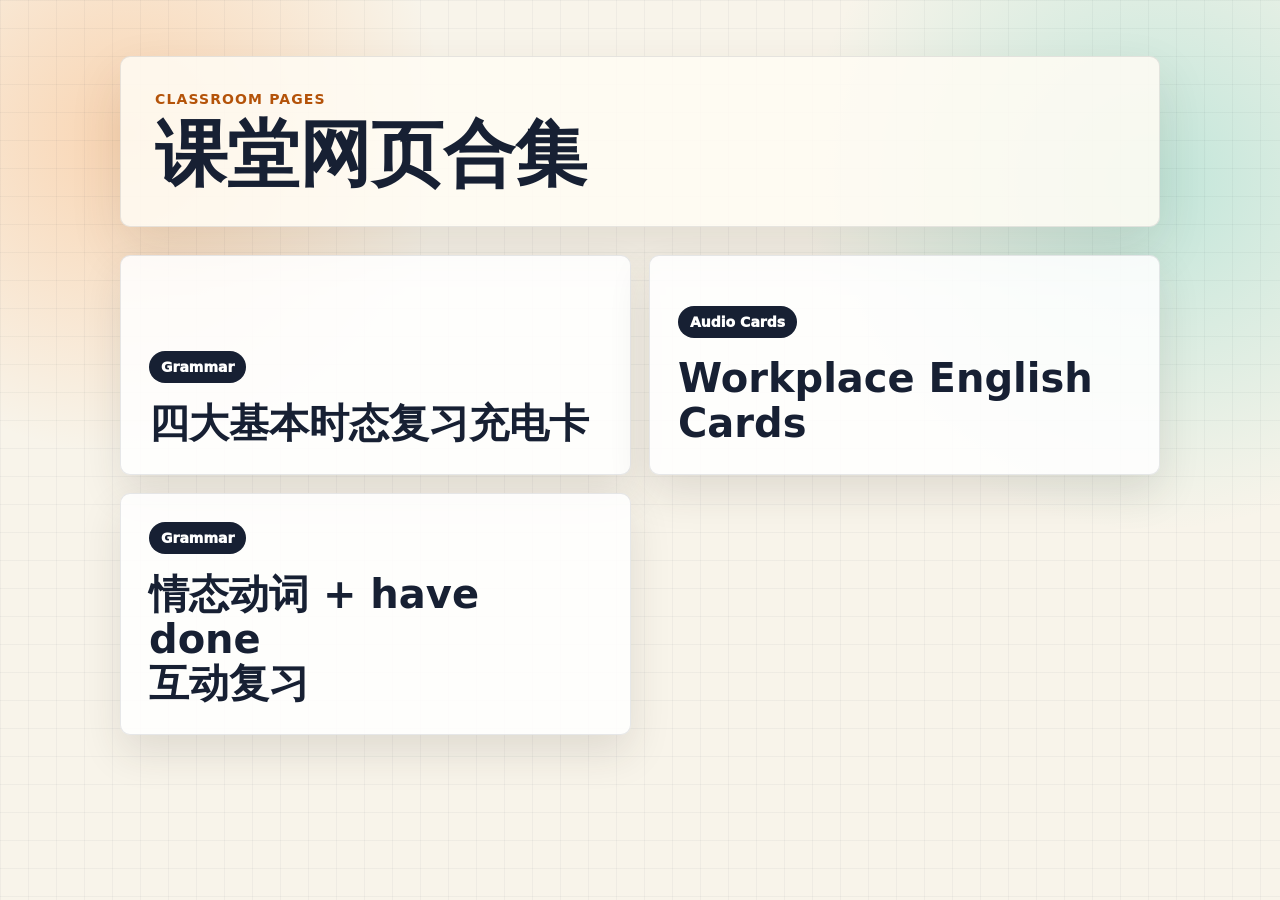
<file: index.html>
<!doctype html>
<html lang="zh-CN">
  <head>
    <meta charset="UTF-8" />
    <meta name="viewport" content="width=device-width, initial-scale=1.0" />
    <title>Classroom Pages</title>
    <style>
      :root {
        color: #172033;
        background: #f8f4ea;
        font-family: Inter, "PingFang SC", "Microsoft YaHei", system-ui, -apple-system, BlinkMacSystemFont, "Segoe UI", sans-serif;
      }

      * {
        box-sizing: border-box;
      }

      body {
        min-height: 100vh;
        margin: 0;
        background:
          linear-gradient(90deg, rgba(23, 32, 51, .04) 1px, transparent 1px),
          linear-gradient(rgba(23, 32, 51, .04) 1px, transparent 1px),
          radial-gradient(circle at 10% 15%, rgba(251, 146, 60, .32), transparent 20rem),
          radial-gradient(circle at 90% 20%, rgba(20, 184, 166, .24), transparent 22rem),
          #f8f4ea;
        background-size: 28px 28px, 28px 28px, auto, auto, auto;
      }

      main {
        width: min(1040px, calc(100% - 32px));
        margin: 0 auto;
        padding: 56px 0;
      }

      header {
        margin-bottom: 28px;
        padding: 34px;
        border: 1px solid rgba(23, 32, 51, .1);
        border-radius: 10px;
        background: rgba(255, 252, 244, .86);
        box-shadow: 0 22px 52px rgba(65, 52, 30, .12);
      }

      p {
        margin: 0 0 10px;
        color: #b45309;
        font-size: 14px;
        font-weight: 900;
        letter-spacing: .08em;
        text-transform: uppercase;
      }

      h1 {
        margin: 0;
        font-size: clamp(42px, 6vw, 72px);
        line-height: 1.04;
      }

      .grid {
        display: grid;
        grid-template-columns: repeat(2, minmax(0, 1fr));
        gap: 18px;
      }

      a {
        min-height: 220px;
        display: grid;
        align-content: end;
        padding: 28px;
        border: 1px solid rgba(23, 32, 51, .1);
        border-radius: 10px;
        background: rgba(255, 255, 255, .86);
        color: inherit;
        text-decoration: none;
        box-shadow: 0 18px 42px rgba(53, 44, 31, .12);
        transition: transform .18s ease, box-shadow .18s ease;
      }

      a:hover {
        transform: translateY(-6px);
        box-shadow: 0 26px 48px rgba(53, 44, 31, .16);
      }

      span {
        width: max-content;
        margin-bottom: 18px;
        padding: 8px 12px;
        border-radius: 999px;
        background: #172033;
        color: #fff;
        font-size: 14px;
        font-weight: 950;
      }

      h2 {
        margin: 0;
        font-size: clamp(26px, 3.6vw, 40px);
        line-height: 1.12;
      }

      @media (max-width: 720px) {
        .grid {
          grid-template-columns: 1fr;
        }
      }
    </style>
  </head>
  <body>
    <main>
      <header>
        <p>Classroom Pages</p>
        <h1>课堂网页合集</h1>
      </header>

      <section class="grid" aria-label="课堂网页列表">
        <a href="./tense-review/">
          <span>Grammar</span>
          <h2>四大基本时态复习充电卡</h2>
        </a>
        <a href="./workplace-english-cards/">
          <span>Audio Cards</span>
          <h2>Workplace English Cards</h2>
        </a>
        <a href="./modal-have-done/">
          <span>Grammar</span>
          <h2>情态动词 + have done<br>互动复习</h2>
        </a>
      </section>
    </main>
  </body>
</html>
</file>
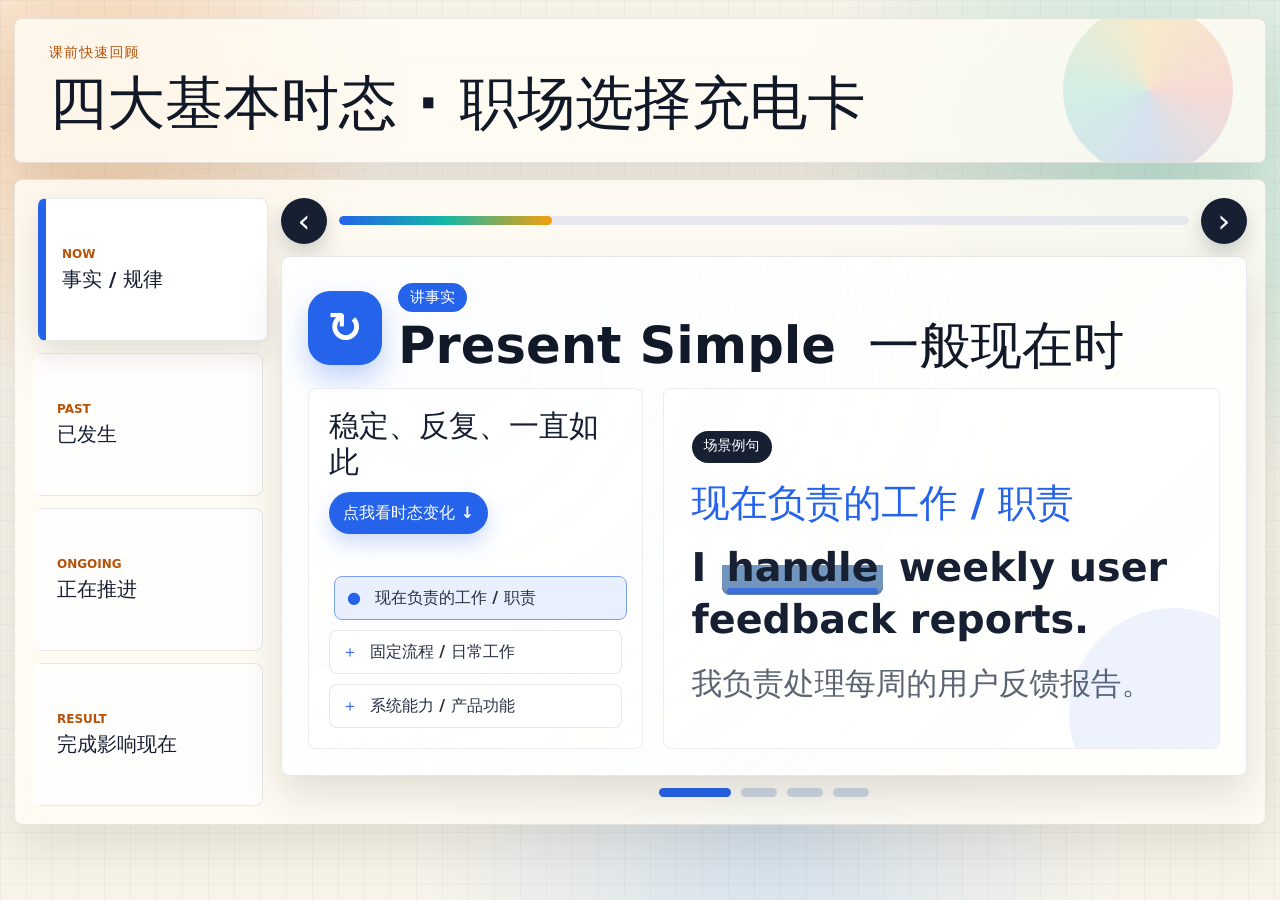
<file: tense-review/index.html>
<!doctype html>
<html lang="zh-CN">
  <head>
    <meta charset="UTF-8" />
    <meta name="viewport" content="width=device-width, initial-scale=1.0" />
    <title>四大基本时态复习充电卡</title>
    <script type="module" crossorigin src="./assets/index-Cd8xaxQJ.js"></script>
    <link rel="stylesheet" crossorigin href="./assets/index-CnWNGjiv.css">
  </head>
  <body>
    <main class="lesson-shell">
      <section class="hero" aria-labelledby="page-title">
        <div class="hero-copy">
          <p class="eyebrow">课前快速回顾</p>
          <h1 id="page-title">四大基本时态 · 职场选择充电卡</h1>
        </div>
      </section>

      <section class="recharge-board" aria-label="Tense review cards">
        <aside class="timeline" aria-label="Tense timeline">
          <button class="timeline-step is-active" data-card="0" type="button">
            <span>Now</span>
            <strong>事实 / 规律</strong>
          </button>
          <button class="timeline-step" data-card="1" type="button">
            <span>Past</span>
            <strong>已发生</strong>
          </button>
          <button class="timeline-step" data-card="2" type="button">
            <span>Ongoing</span>
            <strong>正在推进</strong>
          </button>
          <button class="timeline-step" data-card="3" type="button">
            <span>Result</span>
            <strong>完成影响现在</strong>
          </button>
        </aside>

        <div class="deck-wrap">
          <div class="deck-toolbar">
            <button class="icon-btn" data-action="prev" type="button" aria-label="Previous card">‹</button>
            <div class="progress-track" aria-label="Review progress">
              <span id="progressFill"></span>
            </div>
            <button class="icon-btn" data-action="next" type="button" aria-label="Next card">›</button>
          </div>

          <div class="deck" id="deck" tabindex="0" aria-live="polite"></div>

          <div class="card-dots" aria-label="Card navigation">
            <button class="is-active" data-card="0" type="button" aria-label="Present Simple"></button>
            <button data-card="1" type="button" aria-label="Past Simple"></button>
            <button data-card="2" type="button" aria-label="Present Continuous"></button>
            <button data-card="3" type="button" aria-label="Present Perfect"></button>
          </div>
        </div>
      </section>
    </main>

  </body>
</html>
</file>
<file: tense-review/assets/index-CnWNGjiv.css>
:root{color:#172033;background:#f7f3e8;font-family:Inter,PingFang SC,Microsoft YaHei,system-ui,-apple-system,BlinkMacSystemFont,Segoe UI,sans-serif;font-synthesis:none;text-rendering:geometricPrecision}*{box-sizing:border-box}body{min-width:320px;min-height:100vh;margin:0;background:linear-gradient(90deg,rgba(23,32,51,.035) 1px,transparent 1px),linear-gradient(rgba(23,32,51,.035) 1px,transparent 1px),radial-gradient(circle at 8% 12%,rgba(251,146,60,.34),transparent 18rem),radial-gradient(circle at 90% 18%,rgba(20,184,166,.24),transparent 22rem),radial-gradient(circle at 60% 92%,rgba(96,165,250,.24),transparent 22rem),#f8f4ea;background-size:26px 26px,26px 26px,auto,auto,auto,auto}button{font:inherit}.lesson-shell{width:min(1280px,calc(100% - 28px));margin:0 auto;padding:18px 0 28px}.hero-copy,.recharge-board{border:1px solid rgba(23,32,51,.1);border-radius:8px;background:#fffcf4d6;box-shadow:0 22px 52px #41341e1f;-webkit-backdrop-filter:blur(18px);backdrop-filter:blur(18px)}.hero-copy{position:relative;min-height:138px;overflow:hidden;padding:26px 34px 28px}.hero-copy:after{content:"";position:absolute;right:32px;top:50%;width:170px;height:170px;border-radius:50%;background:conic-gradient(from 180deg,#2563eb,#14b8a6,#f59e0b,#ef4444,#2563eb);opacity:.16;transform:translateY(-50%)}.eyebrow{position:relative;z-index:1;margin:0 0 10px;color:#b45309;font-size:14px;font-weight:900;letter-spacing:.08em;text-transform:uppercase}h1{position:relative;z-index:1;width:max-content;max-width:calc(100% - 210px);margin:0;color:#111827;font-size:clamp(40px,4.7vw,58px);line-height:1.05;letter-spacing:0;white-space:nowrap}.recharge-board{display:grid;grid-template-columns:230px minmax(0,1fr);gap:18px;min-height:620px;margin-top:16px;padding:18px}.timeline{display:grid;gap:12px;align-content:stretch}.timeline-step{display:grid;align-content:center;min-height:118px;padding:16px;border:1px solid rgba(23,32,51,.1);border-left:8px solid transparent;border-radius:8px;background:#ffffffc7;color:#5b6473;text-align:left;cursor:pointer;transition:transform .18s ease,box-shadow .18s ease,border-color .18s ease,background .18s ease}.timeline-step:hover,.timeline-step.is-active{transform:translate(5px);border-left-color:#2563eb;background:#fff;box-shadow:0 14px 28px #352c1f1f}.timeline-step span{display:block;margin-bottom:7px;color:#b45309;font-size:12px;font-weight:950;text-transform:uppercase}.timeline-step strong{color:#172033;font-size:20px;line-height:1.18;white-space:nowrap}.deck-wrap{display:grid;grid-template-rows:46px minmax(0,1fr) 18px;gap:12px;min-width:0}.deck-toolbar{display:grid;grid-template-columns:46px minmax(0,1fr) 46px;gap:12px;align-items:center}.icon-btn{width:46px;height:46px;border:0;border-radius:50%;background:#172033;color:#fff;font-size:32px;line-height:1;cursor:pointer;box-shadow:0 10px 20px #1118272e}.progress-track{height:9px;overflow:hidden;border-radius:999px;background:#e6e8ee}.progress-track span{display:block;width:25%;height:100%;border-radius:inherit;background:linear-gradient(90deg,#2563eb,#14b8a6,#f59e0b);transition:width .35s ease}.deck{position:relative;min-height:520px;outline:none;perspective:1600px}.tense-card{position:absolute;inset:0;display:grid;grid-template-columns:minmax(310px,.75fr) minmax(0,1.25fr);grid-template-rows:auto minmax(0,1fr);gap:16px 20px;padding:26px;border:1px solid rgba(23,32,51,.1);border-radius:8px;background:linear-gradient(135deg,#ffffffe6,#ffffffa3),radial-gradient(circle at 18% 22%,var(--soft),transparent 36rem);box-shadow:0 18px 42px #352c1f24;opacity:0;overflow:hidden;pointer-events:none;transform:translate(32px) rotateY(-8deg) scale(.97);transition:opacity .28s ease,transform .42s cubic-bezier(.2,.9,.2,1)}.tense-card.is-active{opacity:1;pointer-events:auto;transform:translate(0) rotateY(0) scale(1)}.card-head{grid-column:1 / -1;display:grid;grid-template-columns:74px minmax(0,1fr);gap:16px;align-items:center;min-width:0}.card-icon{width:74px;height:74px;display:grid;place-items:center;border-radius:22px;background:var(--accent);color:#fff;font-size:42px;font-weight:950;box-shadow:0 14px 28px color-mix(in srgb,var(--accent),transparent 72%)}.badge{display:inline-flex;width:max-content;max-width:100%;padding:7px 12px;border-radius:999px;background:var(--accent);color:#fff;font-size:15px;font-weight:950;line-height:1}.card-head h3{max-width:100%;margin:8px 0 0;overflow:hidden;color:#111827;font-size:clamp(32px,4vw,52px);line-height:1.02;letter-spacing:0;text-overflow:ellipsis;white-space:nowrap}.card-head h3 span{margin-left:.28em}.decision-panel,.spotlight-panel{min-width:0;border-radius:8px;background:#ffffffc7;border:1px solid rgba(23,32,51,.08)}.decision-panel{display:flex;flex-direction:column;gap:12px;padding:20px}.cue{margin:0;color:#172033;font-size:clamp(22px,2.5vw,30px);font-weight:950;line-height:1.18}.formula-toggle{width:max-content;max-width:100%;min-height:42px;padding:9px 14px;border:0;border-radius:999px;background:var(--accent);color:#fff;font-size:16px;font-weight:950;line-height:1;cursor:pointer;box-shadow:0 10px 20px color-mix(in srgb,var(--accent),transparent 78%)}.formula-toggle:after{content:" ↓"}.formula-toggle.is-open:after{content:" ↑"}.formula{display:grid;gap:9px;min-height:100%;padding:14px 18px;border:2px solid color-mix(in srgb,var(--accent),white 55%);border-left:8px solid var(--accent);border-radius:8px;background:#fffffff5}.formula strong{color:#172033;font-size:clamp(22px,2.2vw,30px);font-weight:950;line-height:1.1}.formula-tree{display:grid;gap:9px}.formula-top,.formula-group{border-radius:8px;background:color-mix(in srgb,var(--accent),white 92%)}.formula-top{padding:9px 12px;color:#4b5563;font-size:clamp(18px,1.7vw,24px);font-weight:900;line-height:1.2}.formula-group{padding:10px 12px 12px}.formula-group h5{margin:0 0 8px;color:#172033;font-size:clamp(18px,1.65vw,24px);font-weight:950;line-height:1.2}.formula-children{display:grid;gap:6px;margin-left:18px;padding-left:16px;border-left:4px solid color-mix(in srgb,var(--accent),white 45%)}.formula-child{position:relative;display:grid;gap:2px;padding:7px 9px;border-radius:8px;background:#ffffffbd}.formula-child:before{content:"";position:absolute;left:-20px;top:20px;width:16px;height:4px;border-radius:999px;background:color-mix(in srgb,var(--accent),white 45%)}.formula-child span{min-width:0;color:#374151;font-size:clamp(15px,1.35vw,19px);font-weight:880;line-height:1.22;overflow-wrap:anywhere}.formula-child .is-example{color:#6b7280;font-size:clamp(14px,1.18vw,17px);font-weight:760}.formula-overlay{position:absolute;inset:118px 26px 26px;z-index:5;display:grid;grid-template-rows:auto minmax(0,1fr);gap:12px;padding:18px;border-radius:8px;background:linear-gradient(135deg,#fffffffa,#ffffffeb),radial-gradient(circle at 86% 16%,color-mix(in srgb,var(--accent),transparent 78%),transparent 18rem);box-shadow:0 22px 42px #1720332e}.formula-close{justify-self:start;min-height:42px;padding:9px 16px;border:0;border-radius:999px;background:var(--accent);color:#fff;font-size:16px;font-weight:950;cursor:pointer}.scene-picker{display:grid;gap:10px;align-content:end;margin-top:auto}.scene-picker button{min-height:44px;padding:8px 12px;border:1px solid rgba(23,32,51,.1);border-radius:8px;background:#fff;color:#273043;font-size:16px;font-weight:900;line-height:1.25;text-align:left;cursor:pointer;transition:transform .16s ease,background .16s ease,border-color .16s ease}.scene-picker button:before{content:"＋";display:inline-block;width:22px;color:var(--accent);font-weight:950}.scene-picker button:hover,.scene-picker button.is-selected{transform:translate(5px);border-color:color-mix(in srgb,var(--accent),white 40%);background:color-mix(in srgb,var(--accent),white 90%)}.scene-picker button.is-selected:before{content:"●"}.spotlight-panel{position:relative;display:grid;align-content:center;padding:28px;overflow:hidden}.spotlight-panel:after{content:"";position:absolute;right:-60px;bottom:-70px;width:210px;height:210px;border-radius:50%;background:var(--accent);opacity:.08}.spotlight-label{width:max-content;margin-bottom:18px;padding:7px 12px;border-radius:999px;background:#172033;color:#fff;font-size:14px;font-weight:950}.spotlight-panel h4{margin:0 0 18px;color:var(--accent);font-size:clamp(26px,3vw,38px);line-height:1.16}.example-en{margin:0;color:#172033;font-size:clamp(26px,3.1vw,40px);font-weight:900;line-height:1.28}.example-en mark{position:relative;display:inline-block;margin:0 .04em;padding:0 .12em .04em;border-radius:8px;background:linear-gradient(180deg,transparent 42%,color-mix(in srgb,var(--accent),#fff36a 35%) 42%);color:inherit;box-shadow:inset 0 -.08em color-mix(in srgb,var(--accent),#facc15 30%)}.example-en mark:after{content:"";position:absolute;left:.14em;right:.14em;bottom:.04em;height:.14em;border-radius:999px;background:var(--accent);opacity:.7}.example-cn{margin:18px 0 0;color:#5b6473;font-size:clamp(22px,2.4vw,31px);font-weight:750;line-height:1.36}.card-dots{display:flex;justify-content:center;gap:10px}.card-dots button{width:36px;height:9px;border:0;border-radius:999px;background:#cbd5e1;cursor:pointer;transition:width .25s ease,background .25s ease}.card-dots button.is-active{width:72px;background:#2563eb}@media(max-width:1080px){h1{max-width:100%;font-size:clamp(34px,5.2vw,56px)}.hero-copy:after{display:none}.recharge-board{grid-template-columns:1fr}.timeline{grid-template-columns:repeat(4,minmax(0,1fr))}.timeline-step{min-height:84px}.timeline-step:hover,.timeline-step.is-active{transform:translateY(-4px)}.timeline-step strong{font-size:16px}}@media(max-width:760px){.lesson-shell{width:min(1280px,calc(100% - 20px));padding-top:10px}.hero-copy{min-height:0;padding:22px}h1{width:100%;font-size:clamp(28px,8vw,42px);white-space:normal}.timeline{grid-template-columns:1fr 1fr}.recharge-board{padding:12px}.deck{min-height:760px}.tense-card{position:relative;display:none;grid-template-columns:1fr;padding:18px}.tense-card.is-active{display:grid}.card-head{grid-template-columns:54px minmax(0,1fr)}.card-icon{width:54px;height:54px;border-radius:16px;font-size:31px}.card-head h3{font-size:clamp(25px,7vw,34px)}}
</file>
